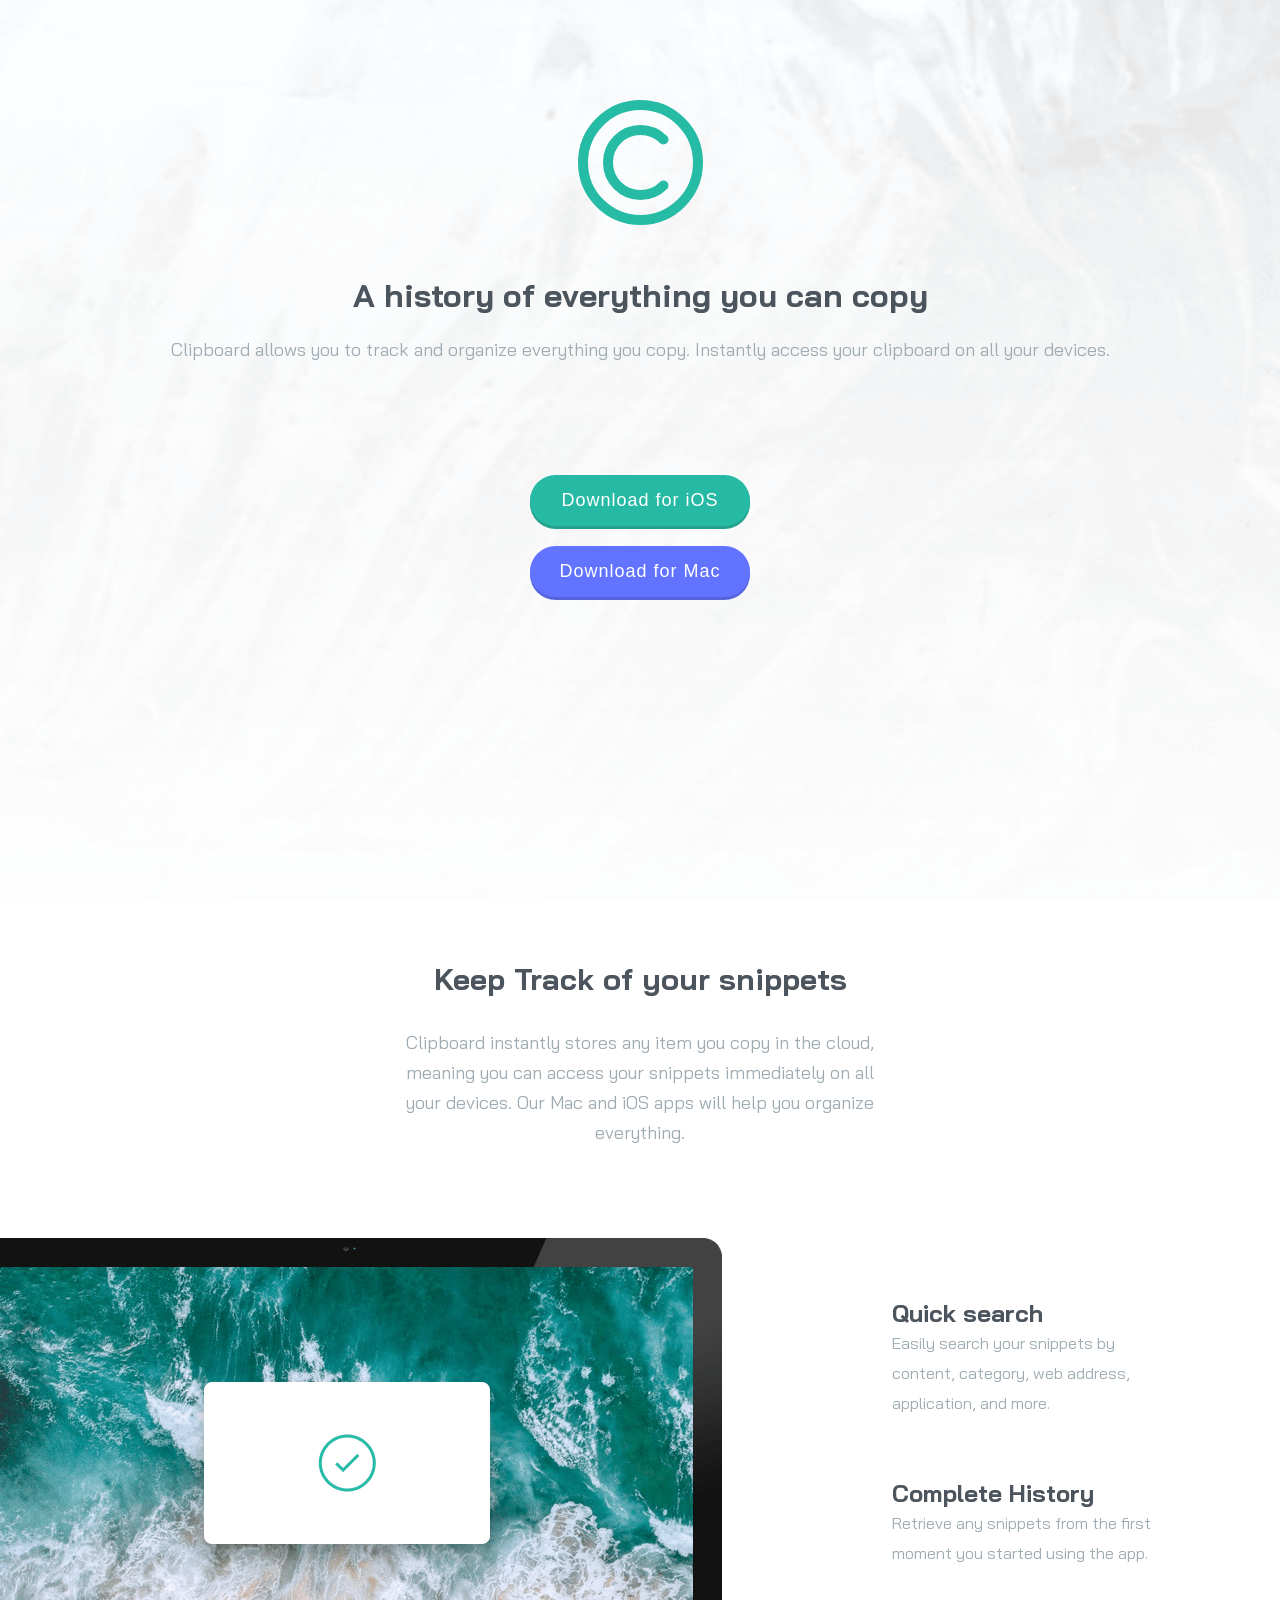
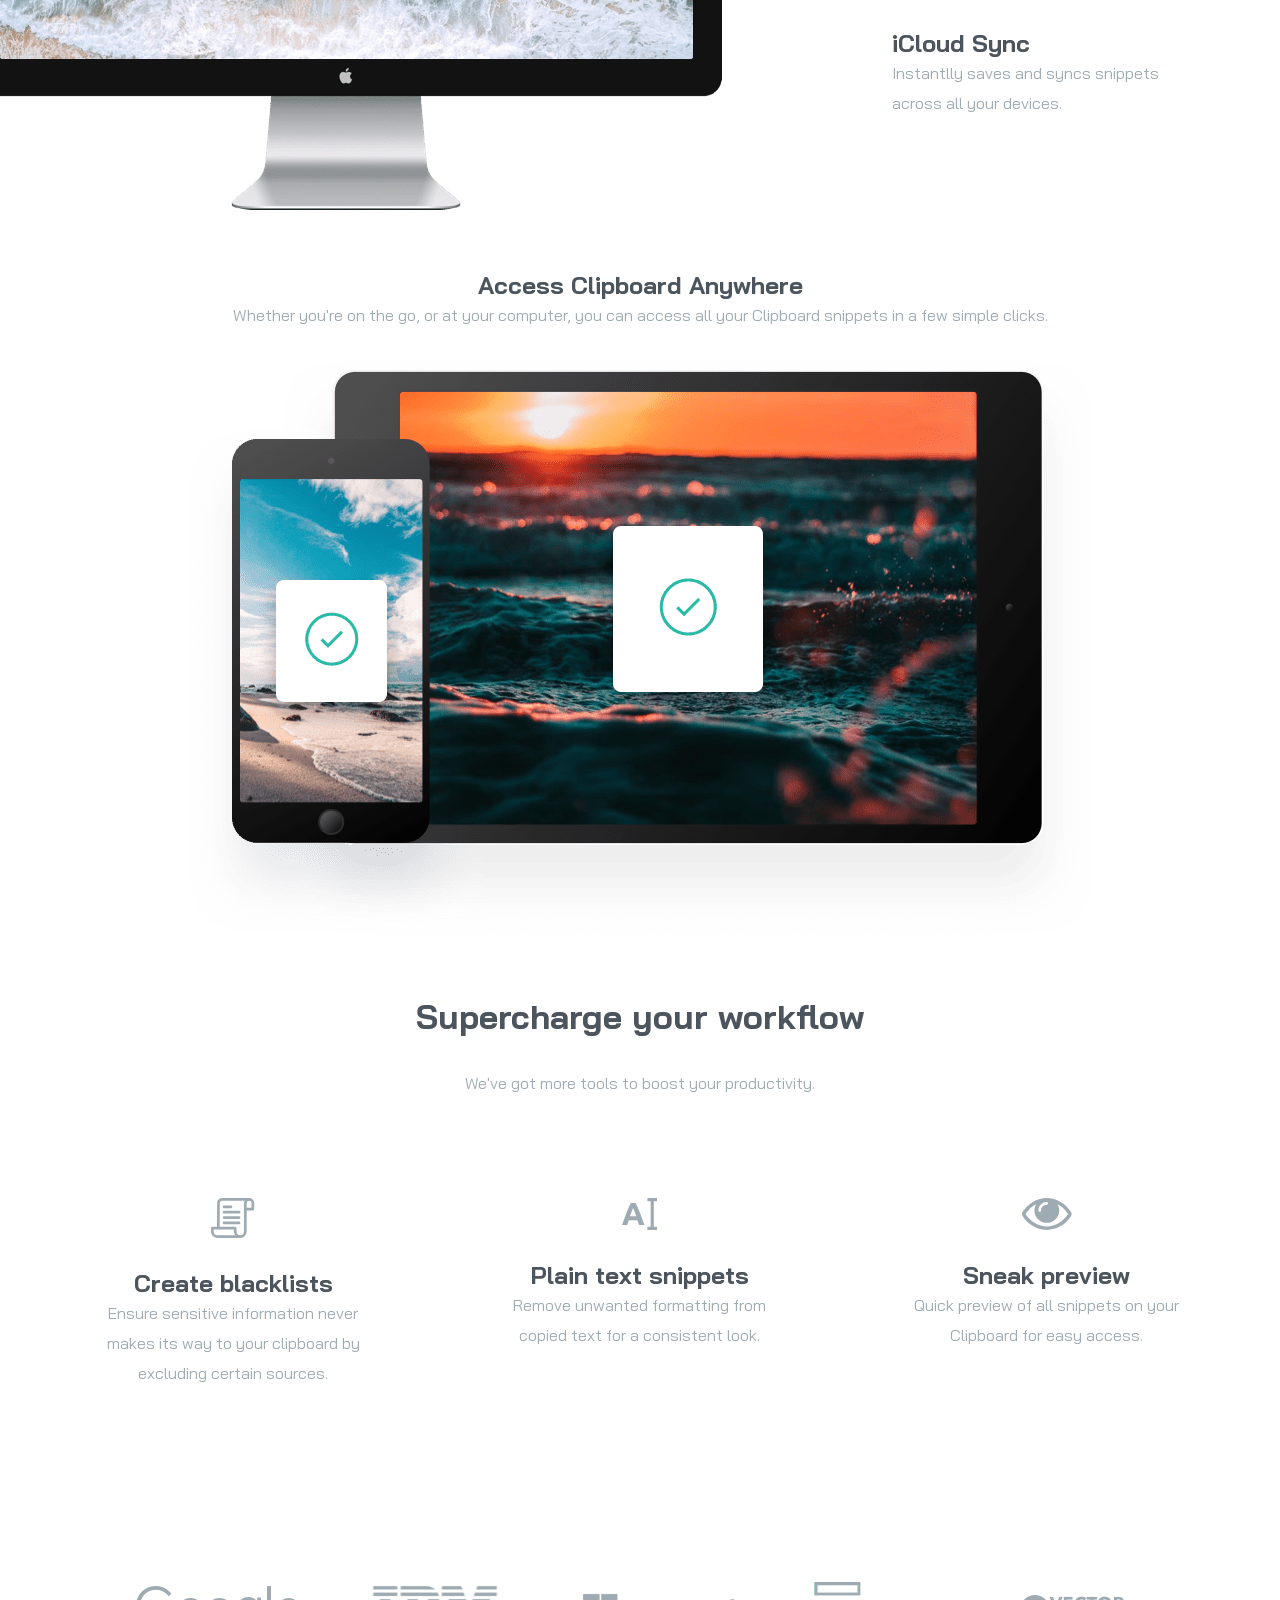
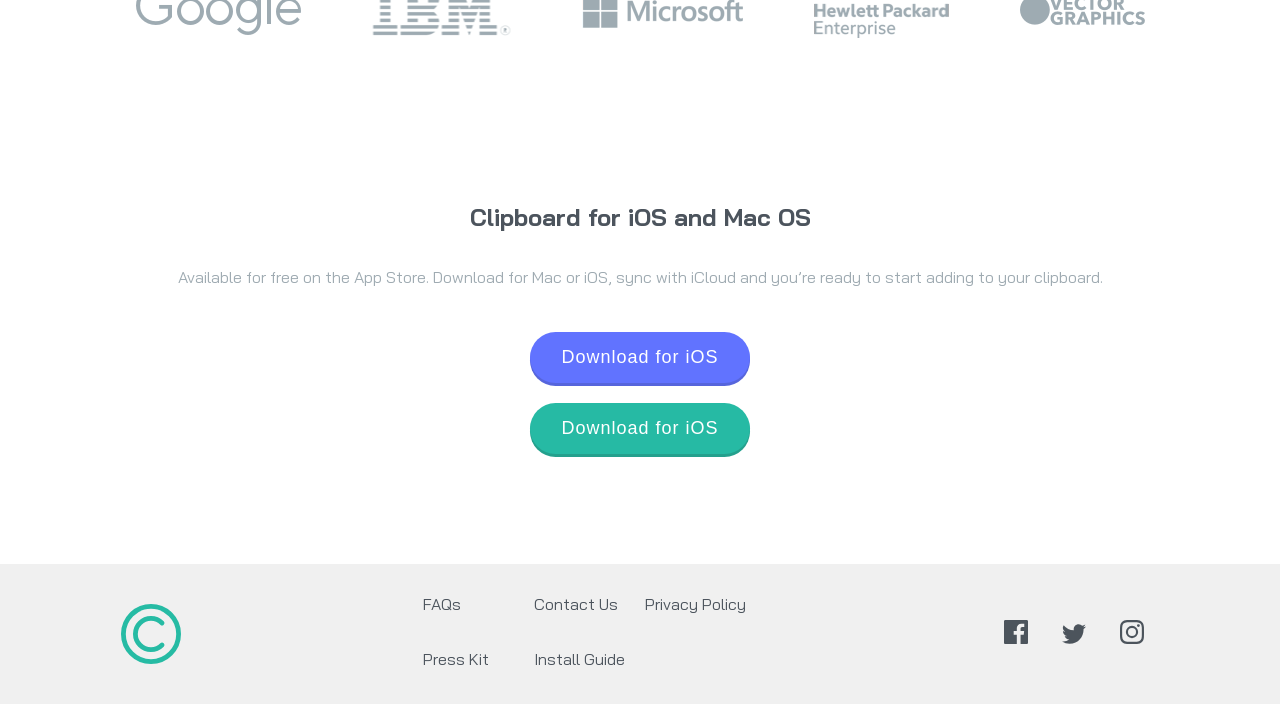
<file: index.html>
<!DOCTYPE html>
<html lang="en">

<head>
    <meta charset="UTF-8">
    <meta http-equiv="X-UA-Compatible" content="IE=edge">
    <meta name="viewport" content="width=device-width, initial-scale=1.0">
    <link rel="stylesheet" href="styles/styles.css">
    <title>Clipboard</title>
</head>

<body>
    <header id="header">
        <img src="images/logo.svg" alt="" id="header-logo">
        <h1 class="header-text" id="header-title">A history of everything you can copy</h1>
        <p class="header-text" id="header-desc">
            Clipboard allows you to track and organize everything you
            copy. Instantly access your clipboard on all your devices.
        </p>
        <button class="download-btn" id="ios">Download for iOS</button>
        <button class="download-btn" id="mac">Download for Mac</button>
    </header>
    <main id="main">
        <section id="features">
            <h2 class="feature-heading" id="feature-track-heading">Keep Track of your snippets</h2>
            <p class="feature-desc" id="feature-track-desc">
                Clipboard instantly stores any item you copy in the cloud,
                meaning you can access your snippets immediately on all your
                devices. Our Mac and iOS apps will help you organize everything.
            </p>
            <div class="feature-one">
                <img class="feature-img" src="images/image-computer.png" alt="" id="desktop-img">
                <div class="feature-one-text">
                    <h2 class="feature-heading" id="search">Quick search</h2>
                    <p class="feature-desc">
                        Easily search your snippets by content, category, web address, application, and more.
                    </p>

                    <h2 class="feature-heading">Complete History </h2>
                    <p class="feature-desc">
                        Retrieve any snippets from the first moment you started using the app.
                    </p>

                    <h2 class="feature-heading">iCloud Sync</h2>
                    <p class="feature-desc">
                        Instantlly saves and syncs snippets across all your devices.
                    </p>
                </div>
            </div>
            <h2 class="feature-heading">Access Clipboard Anywhere</h2>
            <p class="feature-desc">
                Whether you're on the go, or at your computer, you can access all your Clipboard
                snippets in a few simple clicks.
            </p>
            <img src="images/image-devices.png" alt="" class="feature-img" id="devices-img">

            <h2 class="feature-heading" id="tools-heading">Supercharge your workflow</h2>
            <p class="feature-desc" id="tools-desc">
                We've got more tools to boost your productivity.
            </p>
            <div class="tools">
                <div class="tool1">
                    <img class="feature-icons" class="blacklist" src="images/icon-blacklist.svg" alt="">
                    <h2 class="feature-heading">Create blacklists</h2>
                    <p class="feature-desc">
                        Ensure sensitive information never makes its way to your clipboard by excluding certain sources.
                    </p>
                </div>
                <div class="tool2">
                    <img class="feature-icons" class="snippet" src="images/icon-text.svg" alt="">
                    <h2 class="feature-heading">Plain text snippets</h2>
                    <p class="feature-desc">
                        Remove unwanted formatting from copied text for a consistent look.
                    </p>
                </div>
                <div class="tool3">
                    <img class="feature-icons" class="preview" src="images/icon-preview.svg" alt="">
                    <h2 class="feature-heading">Sneak preview</h2>
                    <p class="feature-desc">
                        Quick preview of all snippets on your Clipboard for easy access.
                    </p>
                </div>
            </div>
        </section>

        <section id="affiliations">
            <img src="images/logo-google.png" alt="" class="affiliate-logo">
            <img src="images/logo-ibm.png" alt="" class="affiliate-logo">
            <img src="images/logo-microsoft.png" alt="" class="affiliate-logo">
            <img src="images/logo-hp.png" alt="" class="affiliate-logo">
            <img src="images/logo-vector-graphics.png" alt="" class="affiliate-logo">
        </section>

        <section id="download">
            <h2 class="download-title">Clipboard for iOS and Mac OS</h2>
            <p class="download-desc">
                Available for free on the App Store. Download for Mac or iOS, sync with iCloud
                and you’re ready to start adding to your clipboard.
            </p>

            <button class="download-btn" id="mac-download">Download for iOS</button><button class="download-btn"
                id="ios-download">Download for iOS</button>
        </section>
    </main>
    <footer id="footer">

        <img src="images/logo.svg" alt="" class="footer-logo">
        <div class="footer-text">
            <a class="footer-info">FAQs</a>
            <a class="footer-info">Contact Us</a>
            <a class="footer-info">Privacy Policy</a>
            <a class="footer-info">Press Kit</a>
            <a class="footer-info">Install Guide</a>
        </div>
        <div class="footer-images">
            <a href="#"><img src="images/icon-facebook.svg" alt="" class="footer-icon"></a>
            <a href=""> <img src="images/icon-twitter.svg" alt="" class="footer-icon"></a>
            <a href=""><img src="images/icon-instagram.svg" alt="" class="footer-icon"></a>
        </div>
    </footer>
</body>

</html>
</file>
<file: styles/styles.css>
@import url("https://fonts.googleapis.com/css2?family=Bai+Jamjuree:wght@400;600&display=swap");
:root {
  --btn-cyan: hsl(171, 66%, 44%);
  --btn-purple: hsl(233, 100%, 69%);
  --heading-gray: hsl(210, 10%, 33%);
  --text-gray: hsl(201, 11%, 66%);
}

* {
  
  margin: 0;
  padding: 0;
}

body {
  font-family: "Bai Jamjuree";
}

h1,
h2 {
  color: var(--heading-gray);
}

p {
  color: var(--text-gray);
  line-height: 30px;
}

#header {
  display: -webkit-box;
  display: -ms-flexbox;
  display: flex;
  -webkit-box-orient: vertical;
  -webkit-box-direction: normal;
      -ms-flex-direction: column;
          flex-direction: column;
  -webkit-box-align: center;
      -ms-flex-align: center;
          align-items: center;
  height: 100vh;
  background-image: url("../images/bg-header-mobile.png");
  background-repeat: no-repeat;
  background-size: cover;
  background-position: center;
  overflow: auto;
}

.header-text {
  text-align: center;
  margin: 10px;
}

#header-logo {
  margin-top: 100px;
}

#header-title {
  margin: 50px 30px 0 30px;
}

#header-desc {
  margin-top: 20px;
  font-size: 18px;
}

.download-btn {
  margin: 10px 0;
  width: 70%;
  padding: 15px;
  border-radius: 50px;
  border: none;
  border-right: none;
  color: white;
  font-size: 18px;
  letter-spacing: 1px;
  font-weight: 400;
}

.download-btn:hover {
  cursor: pointer;
}

#ios {
  margin-top: 100px;
  background-color: var(--btn-cyan);
  -webkit-box-shadow: 0px 3px #24a08d;
          box-shadow: 0px 3px #24a08d;
}

#mac {
  background-color: var(--btn-purple);
  -webkit-box-shadow: 0px 3px #5665dc;
          box-shadow: 0px 3px #5665dc;
}

main h2,
main p {
  text-align: center;
}

.feature-img {
  max-width: 90%;
  height: auto;
  margin: 0 20px;
}

.feature-icons {
  display: block;
  margin: auto;
  margin-bottom: -30px;
}

.feature-heading {
  margin-top: 60px;
}

.feature-desc {
  margin: 0 70px 30px 70px;
}

#affiliations {
  margin: 100px;
}

.affiliate-logo {
  display: block;
  height: auto;
  max-width: 100%;
  margin: 4em auto;
}

#download {
  display: -webkit-box;
  display: -ms-flexbox;
  display: flex;
  -webkit-box-orient: vertical;
  -webkit-box-direction: normal;
      -ms-flex-direction: column;
          flex-direction: column;
  -webkit-box-align: center;
      -ms-flex-align: center;
          align-items: center;
}

.download-title {
  margin-bottom: 30px;
}

.download-desc {
  margin: 0 70px 30px 70px;
}

#ios-download {
  background-color: var(--btn-cyan);
  -webkit-box-shadow: 0px 3px #24a08d;
          box-shadow: 0px 3px #24a08d;
}

#mac-download {
  background-color: var(--btn-purple);
  -webkit-box-shadow: 0px 3px #5665dc;
          box-shadow: 0px 3px #5665dc;
}

footer {
  padding: 20px 0;
  margin-top: 100px;
  text-align: center;
  background-color: #f0f0f0;
}

footer .footer-logo {
  width: 20%;
  margin: 20px 0;
}

footer .footer-info {
  color: var(--heading-gray);
  padding: 10px 0;
}

footer .footer-icon {
  margin: 20px 0;
  padding: 0 15px;
}

footer a:hover {
  cursor: pointer;
  color: #26baa4;
}

@media (min-width: 1080px) {
  .download-btn {
    max-width: 220px;
  }
  #feature-track-heading {
    font-size: 30px;
  }
  #feature-track-desc {
    font-size: 18px;
    margin: 30px 400px 90px 400px;
  }
  .feature-one {
    display: -webkit-box;
    display: -ms-flexbox;
    display: flex;
  }
  .feature-one .feature-img {
    position: relative;
    right: 50px;
  }
  .feature-one-text {
    display: block;
    margin: 0 100px;
  }
  .feature-one-text h2,
  .feature-one-text p {
    text-align: left;
  }
  .feature-one-text .feature-desc {
    margin: 0;
  }
  #devices-img {
    display: block;
    margin: auto;
  }
  #tools-heading {
    font-size: 34px;
  }
  #tools-desc {
    margin: 30px 0 100px 0;
  }
  .tools {
    margin: 0 30px;
    display: -ms-grid;
    display: grid;
    -ms-grid-columns: 1fr 1fr 1fr;
        grid-template-columns: 1fr 1fr 1fr;
  }
  #affiliations {
    display: -webkit-box;
    display: -ms-flexbox;
    display: flex;
    -webkit-box-pack: space-evenly;
        -ms-flex-pack: space-evenly;
            justify-content: space-evenly;
  }
  .affiliate-logo {
    -ms-flex-item-align: center;
        -ms-grid-row-align: center;
        align-self: center;
  }
  #download #mac-download {
    float: right;
  }
  footer {
    display: -webkit-box;
    display: -ms-flexbox;
    display: flex;
    -ms-flex-pack: distribute;
        justify-content: space-around;
  }
  footer .footer-logo {
    -ms-flex-item-align: center;
        -ms-grid-row-align: center;
        align-self: center;
    width: 60px;
  }
  footer .footer-text {
    display: -ms-grid;
    display: grid;
    -ms-grid-columns: 1fr 1fr 1fr;
        grid-template-columns: 1fr 1fr 1fr;
    -webkit-box-pack: left;
        -ms-flex-pack: left;
            justify-content: left;
    grid-gap: 10px;
    text-align: left;
  }
  footer .footer-images {
    -ms-flex-item-align: center;
        -ms-grid-row-align: center;
        align-self: center;
  }
}
/*# sourceMappingURL=styles.css.map */
</file>
